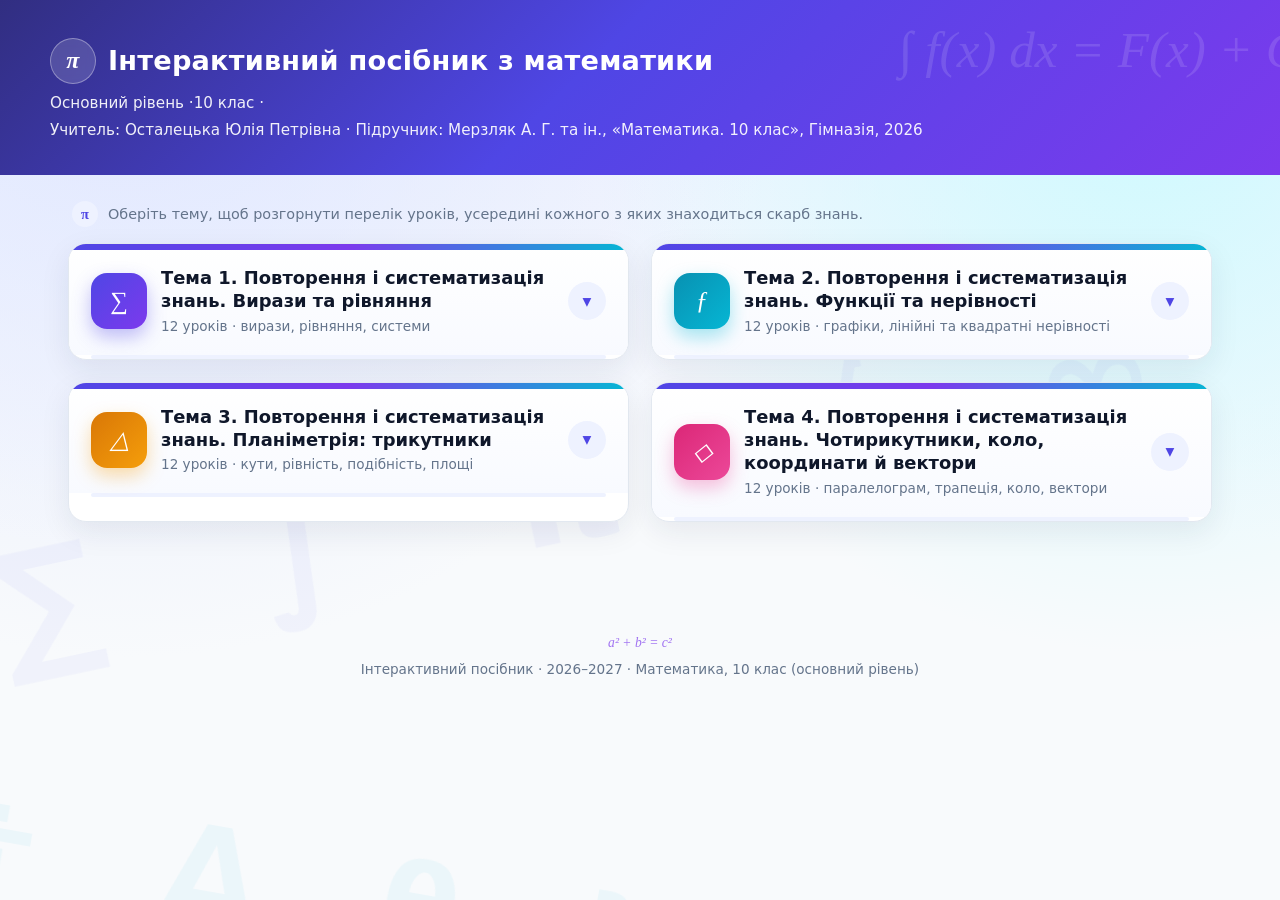
<file: index.html>
<!DOCTYPE html>
<html lang="uk">
<head>
<meta charset="UTF-8">
<meta name="viewport" content="width=device-width, initial-scale=1.0">
<title>Інтерактивний посібник з математики — 10 клас</title>
<style>
  :root{
    --bg1:#eef2ff; --bg2:#f8fafc;
    --card:#ffffff; --ink:#0f172a; --muted:#64748b;
    --accent:#4f46e5; --accent-2:#7c3aed; --accent-3:#06b6d4;
    --soft:#eef2ff; --line:#e2e8f0;
    --ok:#16a34a; --warn:#f59e0b;
    --shadow:0 10px 30px rgba(30,41,59,.08);
    --shadow-lg:0 20px 45px rgba(79,70,229,.18);
    --radius:18px;
  }
  *{box-sizing:border-box}
  html{scroll-behavior:smooth}
  body{
    margin:0;
    font-family: system-ui, -apple-system, "Segoe UI", Roboto, Arial, sans-serif;
    color:var(--ink); line-height:1.55;
    background:
      radial-gradient(circle at 10% 0%, #e0e7ff 0%, transparent 45%),
      radial-gradient(circle at 90% 10%, #cffafe 0%, transparent 40%),
      linear-gradient(180deg, var(--bg1), var(--bg2) 60%);
    background-attachment:fixed;
    min-height:100vh;
  }
  body::before, body::after{
    content:"∑ ∫ π √ ∞ ≈ ≠ ± × ÷ Δ θ λ μ σ φ";
    position:fixed; font-size:9rem; font-weight:900;
    color:rgba(79,70,229,.045);
    pointer-events:none; z-index:0; white-space:nowrap;
    letter-spacing:.4em;
  }
  body::before{top:6%; left:-4%; transform:rotate(-12deg)}
  body::after{bottom:4%; right:-6%; transform:rotate(10deg); font-size:7rem; color:rgba(6,182,212,.05)}

  header.top{
    position:relative; z-index:1;
    background:linear-gradient(135deg,#312e81 0%, #4f46e5 45%, #7c3aed 100%);
    color:#fff; padding:38px 22px 30px; overflow:hidden;
  }
  header.top::before{
    content:"∫ f(x) dx = F(x) + C";
    position:absolute; right:-20px; top:10px;
    font-family:"Cambria Math","Times New Roman",serif;
    font-size:3.2rem; font-style:italic; opacity:.12;
    pointer-events:none;
  }
  header.top .inner{max-width:1180px; margin:0 auto}
  header.top h1{
    margin:0 0 8px; font-size:1.7rem; letter-spacing:.2px;
    display:flex; align-items:center; gap:12px; flex-wrap:wrap;
  }
  header.top h1 .pi-badge{
    display:inline-grid; place-items:center;
    width:46px; height:46px; border-radius:50%;
    background:rgba(255,255,255,.15); border:1px solid rgba(255,255,255,.35);
    font-family:"Cambria Math",serif; font-style:italic; font-size:1.5rem;
    backdrop-filter:blur(4px);
  }
  header.top p{margin:3px 0; opacity:.92; font-size:.95rem}

  main{position:relative; z-index:1; max-width:1180px; margin:26px auto; padding:0 18px 60px}

  .section-hint{
    display:flex; align-items:center; gap:10px;
    font-size:.9rem; color:var(--muted); margin:0 0 16px 4px;
  }
  .section-hint::before{
    content:"π"; display:inline-grid; place-items:center;
    width:26px; height:26px; border-radius:50%;
    background:var(--soft); color:var(--accent); font-weight:800;
    font-family:"Cambria Math",serif;
  }

  .topics{display:grid; gap:22px; grid-template-columns:1fr}
  @media(min-width:860px){ .topics{grid-template-columns:1fr 1fr} }

  .topic{
    background:var(--card); border-radius:var(--radius);
    box-shadow:var(--shadow); border:1px solid var(--line);
    overflow:hidden; position:relative;
    transition:transform .25s ease, box-shadow .25s ease;
  }
  .topic:hover{transform:translateY(-3px); box-shadow:var(--shadow-lg)}
  .topic::before{
    content:""; position:absolute; inset:0 0 auto 0; height:6px;
    background:linear-gradient(90deg,var(--accent),var(--accent-2),var(--accent-3));
  }

  .topic-head{
    display:flex; align-items:center; gap:14px;
    padding:22px 22px 18px; cursor:pointer; user-select:none;
    background:linear-gradient(180deg,#ffffff,#f8faff);
  }
  .topic-icon{
    flex:0 0 56px; height:56px; border-radius:16px;
    display:grid; place-items:center; font-size:1.55rem;
    color:#fff; font-family:"Cambria Math",serif; font-style:italic;
    background:linear-gradient(135deg,var(--accent),var(--accent-2));
    box-shadow:0 8px 18px rgba(79,70,229,.35);
  }
  .topic:nth-child(2) .topic-icon{background:linear-gradient(135deg,#0891b2,#06b6d4); box-shadow:0 8px 18px rgba(6,182,212,.35)}
  .topic:nth-child(3) .topic-icon{background:linear-gradient(135deg,#d97706,#f59e0b); box-shadow:0 8px 18px rgba(245,158,11,.35)}
  .topic:nth-child(4) .topic-icon{background:linear-gradient(135deg,#db2777,#ec4899); box-shadow:0 8px 18px rgba(236,72,153,.35)}

  .topic-meta{flex:1; min-width:0}
  .topic-meta h2{margin:0; font-size:1.12rem; line-height:1.3}
  .topic-meta .sub{color:var(--muted); font-size:.85rem; margin-top:3px}
  .topic-toggle{
    flex:0 0 auto; width:38px; height:38px; border-radius:50%;
    display:grid; place-items:center; color:var(--accent);
    background:var(--soft); font-size:1.1rem; font-weight:800;
    transition:transform .3s ease, background .3s ease;
  }
  .topic.open .topic-toggle{transform:rotate(180deg); background:#ddd6fe}

  .topic-bar{
    height:4px; background:#eef2ff; margin:0 22px;
    border-radius:999px; overflow:hidden;
  }
  .topic-bar span{
    display:block; height:100%; width:0;
    background:linear-gradient(90deg,var(--accent),var(--accent-2));
    border-radius:999px; transition:width .5s ease;
  }

  .lessons{display:none; padding:14px 14px 18px;}
  .topic.open .lessons{display:block; animation:slideDown .35s ease}
  @keyframes slideDown{from{opacity:0; transform:translateY(-8px)} to{opacity:1; transform:none}}

  .lesson-link{
    display:flex; align-items:center; gap:12px;
    padding:11px 14px; border-radius:12px; cursor:pointer;
    color:var(--ink); text-decoration:none; font-size:.93rem;
    border:1px solid transparent; transition:all .18s ease;
  }
  .lesson-link:hover{background:var(--soft); border-color:#c7d2fe}
  .lesson-link .num{
    flex:0 0 28px; height:28px; border-radius:8px;
    display:grid; place-items:center; font-size:.78rem; font-weight:800;
    color:#fff; background:linear-gradient(135deg,var(--accent),var(--accent-2));
  }
  .lesson-link.control .num{background:linear-gradient(135deg,#dc2626,#f97316)}
  .lesson-link.control{font-weight:600}
  .lesson-link .tag{
    margin-left:auto; font-size:.7rem; font-weight:700;
    padding:2px 8px; border-radius:999px; color:#92400e;
    background:#fef3c7; white-space:nowrap;
  }

  .lesson-view{display:none; animation:fade .3s ease}
  .lesson-view.active{display:block}
  @keyframes fade{from{opacity:0; transform:translateY(10px)} to{opacity:1; transform:none}}

  .back-btn{
    display:inline-flex; align-items:center; gap:8px;
    background:#fff; border:1px solid var(--line); color:var(--accent);
    padding:9px 16px; border-radius:12px; cursor:pointer; font-weight:600;
    font-size:.9rem; box-shadow:var(--shadow); margin-bottom:16px;
    transition:all .18s ease;
  }
  .back-btn:hover{background:var(--soft); border-color:#c7d2fe; transform:translateX(-2px)}

  .lesson-card{
    background:var(--card); border-radius:var(--radius);
    box-shadow:var(--shadow); border:1px solid var(--line);
    padding:24px; position:relative; overflow:hidden;
  }
  .lesson-card::after{
    content:"∴";
    position:absolute; right:18px; top:8px; font-size:3.4rem;
    color:rgba(79,70,229,.06); font-family:"Cambria Math",serif;
    pointer-events:none;
  }
  .lesson-card h2{margin:0 0 4px; font-size:1.35rem}
  .badge{
    display:inline-block; background:var(--soft); color:var(--accent-2);
    font-size:.78rem; font-weight:700; padding:3px 10px; border-radius:999px;
    margin-bottom:14px; border:1px solid #e0e7ff;
  }

  .tabs{
    display:flex; gap:6px; flex-wrap:wrap; margin:8px 0 20px;
    border-bottom:2px solid var(--line); padding-bottom:0;
  }
  .tab-btn{
    background:transparent; border:none; cursor:pointer;
    padding:11px 14px; font-size:.9rem; font-weight:700;
    color:var(--muted); border-radius:10px 10px 0 0;
    position:relative; top:2px; transition:all .18s ease;
    display:inline-flex; align-items:center; gap:6px;
  }
  .tab-btn:hover{color:var(--accent-2); background:#f5f7ff}
  .tab-btn.active{
    color:var(--accent-2); background:#fff; border-bottom:3px solid var(--accent);
  }
  .tab-panel{display:none}
  .tab-panel.active{display:block; animation:fade .22s ease}

  .panel h3{margin:18px 0 8px; color:var(--accent-2); font-size:1.05rem}
  .panel ul{margin:8px 0 8px 20px}
  .panel li{margin:4px 0}
  .formula{
    background:linear-gradient(180deg,#f8faff,#eef2ff);
    border-left:4px solid var(--accent); padding:11px 15px;
    border-radius:10px; margin:10px 0; overflow-x:auto;
    font-family:"Cambria Math","Times New Roman",serif;
    font-size:1.08rem;
  }
  .task{
    background:#fbfdff; border:1px solid var(--line); border-radius:12px;
    padding:14px 16px; margin:12px 0; transition:border-color .18s ease;
  }
  .task:hover{border-color:#c7d2fe}
  .task .q{font-weight:600}
  details{
    margin-top:10px; background:#f0fdf4; border:1px solid #bbf7d0;
    border-radius:10px; padding:10px 14px;
  }
  details summary{
    cursor:pointer; font-weight:700; color:var(--ok);
    user-select:none; list-style:none; display:flex; align-items:center; gap:6px;
  }
  details summary::-webkit-details-marker{display:none}
  details summary::before{
    content:"▸"; display:inline-block; transition:transform .2s;
  }
  details[open] summary::before{transform:rotate(90deg)}
  details .solution{margin-top:8px; color:#14532d; font-size:.96rem}
  .source{
    margin-top:16px; padding:10px 14px; border-left:4px solid var(--warn);
    background:#fffbeb; border-radius:8px; font-size:.87rem; color:#78350f;
  }
  .source strong{color:#92400e}
  .source::before{content:"📚 "}

  /* Кнопка переходу на окрему сторінку уроку */
  .open-page-btn{
    display:inline-flex; align-items:center; gap:8px;
    padding:12px 20px; border-radius:12px;
    background:linear-gradient(135deg,var(--accent),var(--accent-2));
    color:#fff; text-decoration:none; font-weight:700; font-size:.95rem;
    box-shadow:0 8px 20px rgba(79,70,229,.35);
    transition:transform .18s ease, box-shadow .18s ease;
  }
  .open-page-btn:hover{
    transform:translateY(-2px);
    box-shadow:0 12px 26px rgba(79,70,229,.45);
  }
  .open-page-btn:active{transform:translateY(0)}

  footer{
    position:relative; z-index:1; text-align:center;
    color:var(--muted); font-size:.85rem; padding:24px 16px 40px;
  }
  footer .fx{
    font-family:"Cambria Math",serif; font-style:italic;
    color:var(--accent-2); opacity:.7; display:block; margin-bottom:6px;
  }

  @media print{
    .tabs, .back-btn, footer, header.top .pi-badge{display:none}
    .topic.open .lessons{display:block}
    .lesson-view{display:block !important}
    .tab-panel{display:block !important}
    .lesson-card{box-shadow:none; page-break-after:always}
  }
</style>
</head>
<body>

<header class="top">
  <div class="inner">
    <h1><span class="pi-badge">π</span> Інтерактивний посібник з математики</h1>
    <p> Основний рівень ·10 клас ·</p>
    <p>Учитель: Осталецька Юлія Петрівна · Підручник: Мерзляк А. Г. та ін., «Математика. 10 клас», Гімназія, 2026</p>
  </div>
</header>

<main>
  <p class="section-hint">Оберіть тему, щоб розгорнути перелік уроків, усередині кожного з яких знаходиться скарб знань.</p>

  <div class="topics" id="topics">

    <section class="topic" data-topic="1">
      <div class="topic-head">
        <div class="topic-icon">∑</div>
        <div class="topic-meta">
          <h2>Тема 1. Повторення і систематизація знань. Вирази та рівняння</h2>
          <div class="sub">12 уроків · вирази, рівняння, системи</div>
        </div>
        <div class="topic-toggle">▾</div>
      </div>
      <div class="topic-bar"><span></span></div>
      <div class="lessons">
        <a class="lesson-link" data-lesson="1"><span class="num">1</span> Тотожні перетворення цілих виразів</a>
        <a class="lesson-link" data-lesson="2"><span class="num">2</span> Розклад многочлена на множники</a>
        <a class="lesson-link" data-lesson="3"><span class="num">3</span> Найпростіші ірраціональні вирази</a>
        <a class="lesson-link" data-lesson="4"><span class="num">4</span> Розв'язування задач</a>
        <a class="lesson-link" data-lesson="5"><span class="num">5</span> Дробово-раціональні вирази</a>
        <a class="lesson-link" data-lesson="6"><span class="num">6</span> Розв'язування задач. Самостійна робота <span class="tag">СР</span></a>
        <a class="lesson-link" data-lesson="7"><span class="num">7</span> Лінійні рівняння</a>
        <a class="lesson-link" data-lesson="8"><span class="num">8</span> Системи лінійних рівнянь</a>
        <a class="lesson-link" data-lesson="9"><span class="num">9</span> Квадратні рівняння</a>
        <a class="lesson-link" data-lesson="10"><span class="num">10</span> Розв'язування задач. Самостійна робота <span class="tag">СР</span></a>
        <a class="lesson-link" data-lesson="11"><span class="num">11</span> Найпростіші дробово-раціональні рівняння</a>
        <a class="lesson-link control" data-lesson="12"><span class="num">12</span> Контрольна робота № 1 <span class="tag">КР</span></a>
      </div>
    </section>

    <section class="topic" data-topic="2">
      <div class="topic-head">
        <div class="topic-icon">ƒ</div>
        <div class="topic-meta">
          <h2>Тема 2. Повторення і систематизація знань. Функції та нерівності</h2>
          <div class="sub">12 уроків · графіки, лінійні та квадратні нерівності</div>
        </div>
        <div class="topic-toggle">▾</div>
      </div>
      <div class="topic-bar"><span></span></div>
      <div class="lessons">
        <a class="lesson-link" data-lesson="13"><span class="num">13</span> Поняття функції та її властивості</a>
        <a class="lesson-link" data-lesson="14"><span class="num">14</span> Лінійна функція, її графік</a>
        <a class="lesson-link" data-lesson="15"><span class="num">15</span> Квадратична функція та її властивості</a>
        <a class="lesson-link" data-lesson="16"><span class="num">16</span> Побудова графіка квадратичної функції</a>
        <a class="lesson-link" data-lesson="17"><span class="num">17</span> Застосування графіків функцій</a>
        <a class="lesson-link" data-lesson="18"><span class="num">18</span> Розв'язування задач. Самостійна робота <span class="tag">СР</span></a>
        <a class="lesson-link" data-lesson="19"><span class="num">19</span> Лінійні нерівності. Системи</a>
        <a class="lesson-link" data-lesson="20"><span class="num">20</span> Подвійні лінійні нерівності</a>
        <a class="lesson-link" data-lesson="21"><span class="num">21</span> Квадратні нерівності</a>
        <a class="lesson-link" data-lesson="22"><span class="num">22</span> Розв'язування задач. Самостійна робота <span class="tag">СР</span></a>
        <a class="lesson-link" data-lesson="23"><span class="num">23</span> Квадратні нерівності (поглиблення)</a>
        <a class="lesson-link control" data-lesson="24"><span class="num">24</span> Контрольна робота № 2 <span class="tag">КР</span></a>
      </div>
    </section>

    <section class="topic" data-topic="3">
      <div class="topic-head">
        <div class="topic-icon">△</div>
        <div class="topic-meta">
          <h2>Тема 3. Повторення і систематизація знань. Планіметрія: трикутники</h2>
          <div class="sub">12 уроків · кути, рівність, подібність, площі</div>
        </div>
        <div class="topic-toggle">▾</div>
      </div>
      <div class="topic-bar"><span></span></div>
      <div class="lessons">
        <a class="lesson-link" data-lesson="25"><span class="num">25</span> Суміжні та вертикальні кути</a>
        <a class="lesson-link" data-lesson="26"><span class="num">26</span> Властивості та ознаки паралельних прямих</a>
        <a class="lesson-link" data-lesson="27"><span class="num">27</span> Трикутники. Види трикутників</a>
        <a class="lesson-link" data-lesson="28"><span class="num">28</span> Ознаки рівності трикутників</a>
        <a class="lesson-link" data-lesson="29"><span class="num">29</span> Прямокутний трикутник. Теорема Піфагора</a>
        <a class="lesson-link" data-lesson="30"><span class="num">30</span> Розв'язування прямокутних трикутників. СР <span class="tag">СР</span></a>
        <a class="lesson-link" data-lesson="31"><span class="num">31</span> Теорема Фалеса. Пропорційні відрізки</a>
        <a class="lesson-link" data-lesson="32"><span class="num">32</span> Ознаки подібності трикутників</a>
        <a class="lesson-link" data-lesson="33"><span class="num">33</span> Площа трикутника</a>
        <a class="lesson-link" data-lesson="34"><span class="num">34</span> Формула Герона. Самостійна робота <span class="tag">СР</span></a>
        <a class="lesson-link" data-lesson="35"><span class="num">35</span> Теорема косинусів. Теорема синусів</a>
        <a class="lesson-link control" data-lesson="36"><span class="num">36</span> Контрольна робота № 3 <span class="tag">КР</span></a>
      </div>
    </section>

    <section class="topic" data-topic="4">
      <div class="topic-head">
        <div class="topic-icon">◇</div>
        <div class="topic-meta">
          <h2>Тема 4. Повторення і систематизація знань. Чотирикутники, коло, координати й вектори</h2>
          <div class="sub">12 уроків · паралелограм, трапеція, коло, вектори</div>
        </div>
        <div class="topic-toggle">▾</div>
      </div>
      <div class="topic-bar"><span></span></div>
      <div class="lessons">
        <a class="lesson-link" data-lesson="37"><span class="num">37</span> Види чотирикутників та їх властивості</a>
        <a class="lesson-link" data-lesson="38"><span class="num">38</span> Паралелограм. Властивості</a>
        <a class="lesson-link" data-lesson="39"><span class="num">39</span> Ромб. Прямокутник. Квадрат</a>
        <a class="lesson-link" data-lesson="40"><span class="num">40</span> Розв'язування задач</a>
        <a class="lesson-link" data-lesson="41"><span class="num">41</span> Трапеція. Види трапецій</a>
        <a class="lesson-link" data-lesson="42"><span class="num">42</span> Розв'язування задач. Самостійна робота <span class="tag">СР</span></a>
        <a class="lesson-link" data-lesson="43"><span class="num">43</span> Коло та круг</a>
        <a class="lesson-link" data-lesson="44"><span class="num">44</span> Розв'язування задач</a>
        <a class="lesson-link" data-lesson="45"><span class="num">45</span> Вписані та описані багатокутники</a>
        <a class="lesson-link" data-lesson="46"><span class="num">46</span> Розв'язування задач. Самостійна робота <span class="tag">СР</span></a>
        <a class="lesson-link" data-lesson="47"><span class="num">47</span> Координати та вектори</a>
        <a class="lesson-link" data-lesson="48"><span class="num">48</span> Розв'язування задач. Тематична <span class="tag">Т</span></a>
      </div>
    </section>
  </div>

  <div class="lesson-view" id="lessonView">
    <button class="back-btn" id="backBtn">← До теми</button>
    <div class="lesson-card" id="lessonCard"></div>
  </div>
</main>

<footer>
  <span class="fx">a² + b² = c²</span>
  Інтерактивний посібник · 2026–2027 · Математика, 10 клас (основний рівень)
</footer>

<script>
const LESSONS = {
  1: {
    title: "Тотожні перетворення цілих виразів",
    topic: "Тема 1. Повторення (7–9 клас)",
    dovid: `
      <h3>Основні поняття</h3>
      <ul>
        <li><b>Тотожність</b> — рівність, правильна за всіх допустимих значень змінних.</li>
        <li><b>Тотожні перетворення</b> — заміна виразу тотожно рівним йому.</li>
      </ul>
      <h3>Формули скороченого множення</h3>
      <div class="formula">(a ± b)² = a² ± 2ab + b²</div>
      <div class="formula">a² − b² = (a − b)(a + b)</div>
      <div class="formula">(a ± b)³ = a³ ± 3a²b + 3ab² ± b³</div>
      <div class="formula">a³ ± b³ = (a ± b)(a² ∓ ab + b²)</div>
      <h3>Порядок дій</h3>
      <p>Дії в дужках → степені → множення/ділення → додавання/віднімання.</p>
      <div class="source"><strong>Джерела:</strong> Мерзляк А. Г. та ін. Математика. 10 клас. § 1. — С. 5–12; формули скороченого множення (курс 7 класу).</div>`,
    razom: `
      <div class="task"><div class="q">Завдання 1. Спростіть: (2x − 3)² − (2x + 1)(2x − 1).</div>
        <details><summary>Показати розв'язок</summary><div class="solution">
          (2x−3)² = 4x² − 12x + 9; (2x+1)(2x−1) = 4x² − 1;<br>
          Різниця: 4x² − 12x + 9 − (4x² − 1) = <b>−12x + 10</b>.
        </div></details></div>
      <div class="task"><div class="q">Завдання 2. Розкладіть на множники: a³ − 8b³.</div>
        <details><summary>Показати розв'язок</summary><div class="solution">
          За формулою різниці кубів: a³ − (2b)³ = <b>(a − 2b)(a² + 2ab + 4b²)</b>.
        </div></details></div>
      <div class="task"><div class="q">Завдання 3. Доведіть тотожність: (a+b)² − (a−b)² = 4ab.</div>
        <details><summary>Показати розв'язок</summary><div class="solution">
          Ліва частина: a² + 2ab + b² − (a² − 2ab + b²) = <b>4ab</b>. Тотожність доведено.
        </div></details></div>
      <div class="source"><strong>Джерела:</strong> Мерзляк А. Г. та ін. Математика. 10 клас. § 1, впр. 1–18.</div>`,
    samo: `
      <div class="task"><div class="q">1. Спростіть: (3a − 2b)² + (3a + 2b)(3a − 2b).</div></div>
      <div class="task"><div class="q">2. Розкладіть на множники: x⁴ − 16.</div></div>
      <div class="task"><div class="q">3. Доведіть, що (n+3)² − (n−3)² кратне 12 для будь-якого цілого n.</div></div>
      <div class="source"><strong>Джерела:</strong> Мерзляк А. Г. та ін. Математика. 10 клас. § 1, впр. 19–27.</div>`
  },
  2: {
    title: "Розклад многочлена на множники",
    topic: "Тема 1. Повторення (7–9 клас)",
    dovid: `
      <h3>Способи розкладання</h3>
      <ul>
        <li><b>Винесення спільного множника:</b> ma + mb = m(a+b).</li>
        <li><b>Групування:</b> ax + ay + bx + by = (x+y)(a+b).</li>
        <li><b>Формули скороченого множення.</b></li>
        <li><b>Виділення повного квадрата.</b></li>
      </ul>
      <h3>Ознака кратності</h3>
      <p>Якщо P(a) = 0, то многочлен P(x) ділиться на (x − a).</p>
      <div class="source"><strong>Джерела:</strong> Мерзляк А. Г. та ін. Математика. 10 клас. § 1. — С. 10–12.</div>`,
    razom: `
      <div class="task"><div class="q">Завдання 1. Розкладіть на множники: 6x² − 24.</div>
        <details><summary>Показати розв'язок</summary><div class="solution">6(x² − 4) = <b>6(x − 2)(x + 2)</b>.</div></details></div>
      <div class="task"><div class="q">Завдання 2. Розкладіть: x² + 5x − 6.</div>
        <details><summary>Показати розв'язок</summary><div class="solution">
          Корені x₁ = −6, x₂ = 1 (за теоремою Вієта).<br>
          Отже, x² + 5x − 6 = <b>(x + 6)(x − 1)</b>.
        </div></details></div>
      <div class="source"><strong>Джерела:</strong> Мерзляк А. Г. та ін. Математика. 10 клас. § 1, впр. 28–35.</div>`,
    samo: `
      <div class="task"><div class="q">1. Розкладіть: 2a² − 18b².</div></div>
      <div class="task"><div class="q">2. Розкладіть: x³ + 8.</div></div>
      <div class="task"><div class="q">3. Розкладіть: x² − 7x + 12.</div></div>
      <div class="source"><strong>Джерела:</strong> Мерзляк А. Г. та ін. Математика. 10 клас. § 1, впр. 36–42.</div>`
  },
  3: {
    title: "Найпростіші ірраціональні вирази",
    topic: "Тема 1. Повторення (7–9 клас)",
    dovid: `
      <h3>Арифметичний корінь n-го степеня</h3>
      <p>√[n]{a} = b, якщо b ≥ 0 і bⁿ = a (для парних n).</p>
      <h3>Властивості</h3>
      <div class="formula">√(ab) = √a · √b ;  √(a/b) = √a / √b ;  (√a)² = a (a ≥ 0)</div>
      <div class="formula">√(a²b) = |a| · √b</div>
      <p><b>Звільнення від ірраціональності</b> — множення на спряжений вираз.</p>
      <div class="source"><strong>Джерела:</strong> Мерзляк А. Г. та ін. Математика. 10 клас. § 2. — С. 13–18.</div>`,
    razom: `
      <div class="task"><div class="q">Завдання 1. Спростіть: √50 − √18.</div>
        <details><summary>Показати розв'язок</summary><div class="solution">√50 = 5√2; √18 = 3√2; різниця = <b>2√2</b>.</div></details></div>
      <div class="task"><div class="q">Завдання 2. Звільніться від ірраціональності: 6 / (√5 − √2).</div>
        <details><summary>Показати розв'язок</summary><div class="solution">
          6(√5 + √2) / ((√5)² − (√2)²) = 6(√5 + √2)/3 = <b>2(√5 + √2)</b>.
        </div></details></div>
      <div class="source"><strong>Джерела:</strong> Мерзляк А. Г. та ін. Математика. 10 клас. § 2, впр. 43–52.</div>`,
    samo: `
      <div class="task"><div class="q">1. Обчисліть: √72 + √32 − √98.</div></div>
      <div class="task"><div class="q">2. Звільніться від ірраціональності: 3 / (√7 + 2).</div></div>
      <div class="task"><div class="q">3. Спростіть: (√3 − √2)² + 2√6.</div></div>
      <div class="source"><strong>Джерела:</strong> Мерзляк А. Г. та ін. Математика. 10 клас. § 2, впр. 53–60.</div>`
  },
  4: {
    title: "Розв'язування задач",
    topic: "Тема 1. Повторення (7–9 клас)",
    dovid: `
      <h3>Алгоритм спрощення виразу</h3>
      <ul><li>Визначити ОДЗ.</li><li>Виконати дії в дужках.</li><li>Застосувати формули.</li><li>Звести подібні доданки.</li><li>Перевірити на ОДЗ.</li></ul>
      <div class="source"><strong>Джерела:</strong> Мерзляк А. Г. та ін. Математика. 10 клас. § 1–2 (узагальнення).</div>`,
    razom: `
      <div class="task"><div class="q">Спростіть: (x² − 9)/(x² + 6x + 9).</div>
        <details><summary>Показати розв'язок</summary><div class="solution"><b>(x−3)/(x+3)</b>, x ≠ −3.</div></details></div>
      <div class="task"><div class="q">Обчисліть: (√27 · √3)/√9.</div>
        <details><summary>Показати розв'язок</summary><div class="solution"><b>3</b>.</div></details></div>
      <div class="source"><strong>Джерела:</strong> Мерзляк А. Г. та ін. Математика. 10 клас. § 1–2, впр. 61–70.</div>`,
    samo: `
      <div class="task"><div class="q">1. Спростіть: (a² − 4)/(a² − 4a + 4).</div></div>
      <div class="task"><div class="q">2. Обчисліть: √48/√3 + √12.</div></div>
      <div class="source"><strong>Джерела:</strong> Мерзляк А. Г. та ін. Математика. 10 клас. § 1–2, впр. 71–78.</div>`
  },
  5: {
    title: "Дробово-раціональні вирази",
    topic: "Тема 1. Повторення (7–9 клас)",
    dovid: `
      <h3>Дії з дробами</h3>
      <div class="formula">a/b · c/d = ac/(bd) ;  a/b : c/d = ad/(bc)</div>
      <p>ОДЗ: знаменник ≠ 0. Скорочення — ділення на спільний множник.</p>
      <div class="source"><strong>Джерела:</strong> Мерзляк А. Г. та ін. Математика. 10 клас. § 3. — С. 19–24.</div>`,
    razom: `
      <div class="task"><div class="q">Спростіть: (x² − 1)/x · x²/(x + 1).</div>
        <details><summary>Показати розв'язок</summary><div class="solution"><b>x(x−1)</b>, x ≠ 0, x ≠ −1.</div></details></div>
      <div class="task"><div class="q">Виконайте дії: 2/(x−3) − 1/(x+2).</div>
        <details><summary>Показати розв'язок</summary><div class="solution"><b>(x + 7)/((x−3)(x+2))</b>.</div></details></div>
      <div class="source"><strong>Джерела:</strong> Мерзляк А. Г. та ін. Математика. 10 клас. § 3, впр. 79–88.</div>`,
    samo: `
      <div class="task"><div class="q">1. Спростіть: (a² − b²)/(a + b) · 1/(a − b).</div></div>
      <div class="task"><div class="q">2. Виконайте дії: 3/(x+1) + 2/(x−1).</div></div>
      <div class="source"><strong>Джерела:</strong> Мерзляк А. Г. та ін. Математика. 10 клас. § 3, впр. 89–96.</div>`
  },

  25: {
    title: "Суміжні та вертикальні кути. Властивості та ознаки паралельних прямих",
    topic: "Тема 3. Планіметрія: трикутники",
    dovid: `
      <h3>🧐Теоретичні відомості до уроку</h3>
      <p>Повний теоретичний матеріал, означення, властивості з теми «Суміжні та вертикальні кути. Ознаки та властивості паралельних прямих» подано 
      <a class="open-page-btn"
           href="https://docs.google.com/document/d/1qyriGWuxnfmRoReNOIL-nQsBUrEFMao8j4x--p_OM-A/edit?usp=sharing"
           target="_blank" rel="noopener">
           ТУТ ↗
        </a>
        </p>
      <p>        
        <a class="open-page-btn"
           href="03_trykutnyk/kuty_paralelni_prjami.html"
           target="_blank" rel="noopener">
           Тренажер геометричних понять ↗
        </a>
<a class="open-page-btn"
           href="https://sites.google.com/view/oj-sumijni-ta-vertykalni-kuty/full-page-embed"
           target="_blank" rel="noopener">
           Перевір себе  ↗
        </a>
        
      </p>
      <div class="source"><strong>Джерела:</strong> Мерзляк А. Г. та ін. Математика. 10 клас. § 14; авторська розробка уроку (Осталецька Ю. П.).</div>`,
    razom: `
      <div class="task"><div class="q">Завдання з'являться незабаром.</div></div>
      <div class="source"><strong>Джерела:</strong> Мерзляк А. Г. та ін. Математика. 10 клас. § 14.</div>`,
    samo: `
      <div class="task"><div class="q">Завдання для самопідготовки з'являться незабаром.</div></div>
      <div class="source"><strong>Джерела:</strong> Мерзляк А. Г. та ін. Математика. 10 клас. § 14.</div>`
  },

  _default: {
    title: "Урок (контент у процесі наповнення)",
    topic: "Інтерактивний посібник",
    dovid: `<p>Матеріал цього уроку буде додано найближчим часом. Скористайтеся іншими уроками або зверніться до вчителя.</p>
            <div class="source"><strong>Джерела:</strong> Мерзляк А. Г. та ін. Математика. 10 клас. — Гімназія, 2026.</div>`,
    razom: `<div class="task"><div class="q">Завдання з'являться незабаром.</div></div>
            <div class="source"><strong>Джерела:</strong> Мерзляк А. Г. та ін. Математика. 10 клас.</div>`,
    samo: `<div class="task"><div class="q">Завдання для самопідготовки з'являться незабаром.</div></div>
           <div class="source"><strong>Джерела:</strong> Мерзляк А. Г. та ін. Математика. 10 клас.</div>`
  }
};

document.querySelectorAll('.topic').forEach(topic => {
  const head = topic.querySelector('.topic-head');
  const bar  = topic.querySelector('.topic-bar span');

  head.addEventListener('click', () => {
    topic.classList.toggle('open');
    if (topic.classList.contains('open')) {
      bar.style.width = '100%';
    } else {
      bar.style.width = '0';
    }
  });
});

const lessonView = document.getElementById('lessonView');
const lessonCard = document.getElementById('lessonCard');
const topicsBox  = document.getElementById('topics');
const backBtn    = document.getElementById('backBtn');

function openLesson(num, pushState = true) {
  const data = LESSONS[num] || LESSONS._default;

  lessonCard.innerHTML = `
    <h2>Урок ${num}. ${data.title}</h2>
    <span class="badge">${data.topic}</span>

    <div class="tabs">
      <button class="tab-btn active" data-tab="dovid">📖 Довідник-помічник</button>
      <button class="tab-btn" data-tab="razom">🤝 Працюємо разом</button>
      <button class="tab-btn" data-tab="samo">✍️ Завдання для самопідготовки</button>
    </div>

    <div class="tab-panel active" data-panel="dovid"><div class="panel">${data.dovid}</div></div>
    <div class="tab-panel" data-panel="razom"><div class="panel">${data.razom}</div></div>
    <div class="tab-panel" data-panel="samo"><div class="panel">${data.samo}</div></div>
  `;

  lessonCard.querySelectorAll('.tab-btn').forEach(btn => {
    btn.addEventListener('click', () => {
      const key = btn.dataset.tab;
      lessonCard.querySelectorAll('.tab-btn').forEach(b => b.classList.toggle('active', b === btn));
      lessonCard.querySelectorAll('.tab-panel').forEach(p => p.classList.toggle('active', p.dataset.panel === key));
    });
  });

  topicsBox.style.display = 'none';
  lessonView.classList.add('active');
  window.scrollTo({ top: 0, behavior: 'smooth' });

  if (pushState) {
    history.pushState({ lesson: num }, '', `#lesson-${num}`);
  }
}

function closeLesson(pushState = true) {
  lessonView.classList.remove('active');
  topicsBox.style.display = '';
  window.scrollTo({ top: 0, behavior: 'smooth' });
  if (pushState) history.pushState({}, '', '#');
}

document.querySelectorAll('.lesson-link').forEach(link => {
  link.addEventListener('click', e => {
    e.preventDefault();
    openLesson(link.dataset.lesson);
  });
});

backBtn.addEventListener('click', () => closeLesson());

window.addEventListener('popstate', e => {
  if (e.state && e.state.lesson) {
    openLesson(e.state.lesson, false);
  } else {
    closeLesson(false);
  }
});

(function initFromHash() {
  const m = location.hash.match(/^#lesson-(\d+)$/);
  if (m) openLesson(m[1], false);
})();
</script>
</body>
</html>
</file>
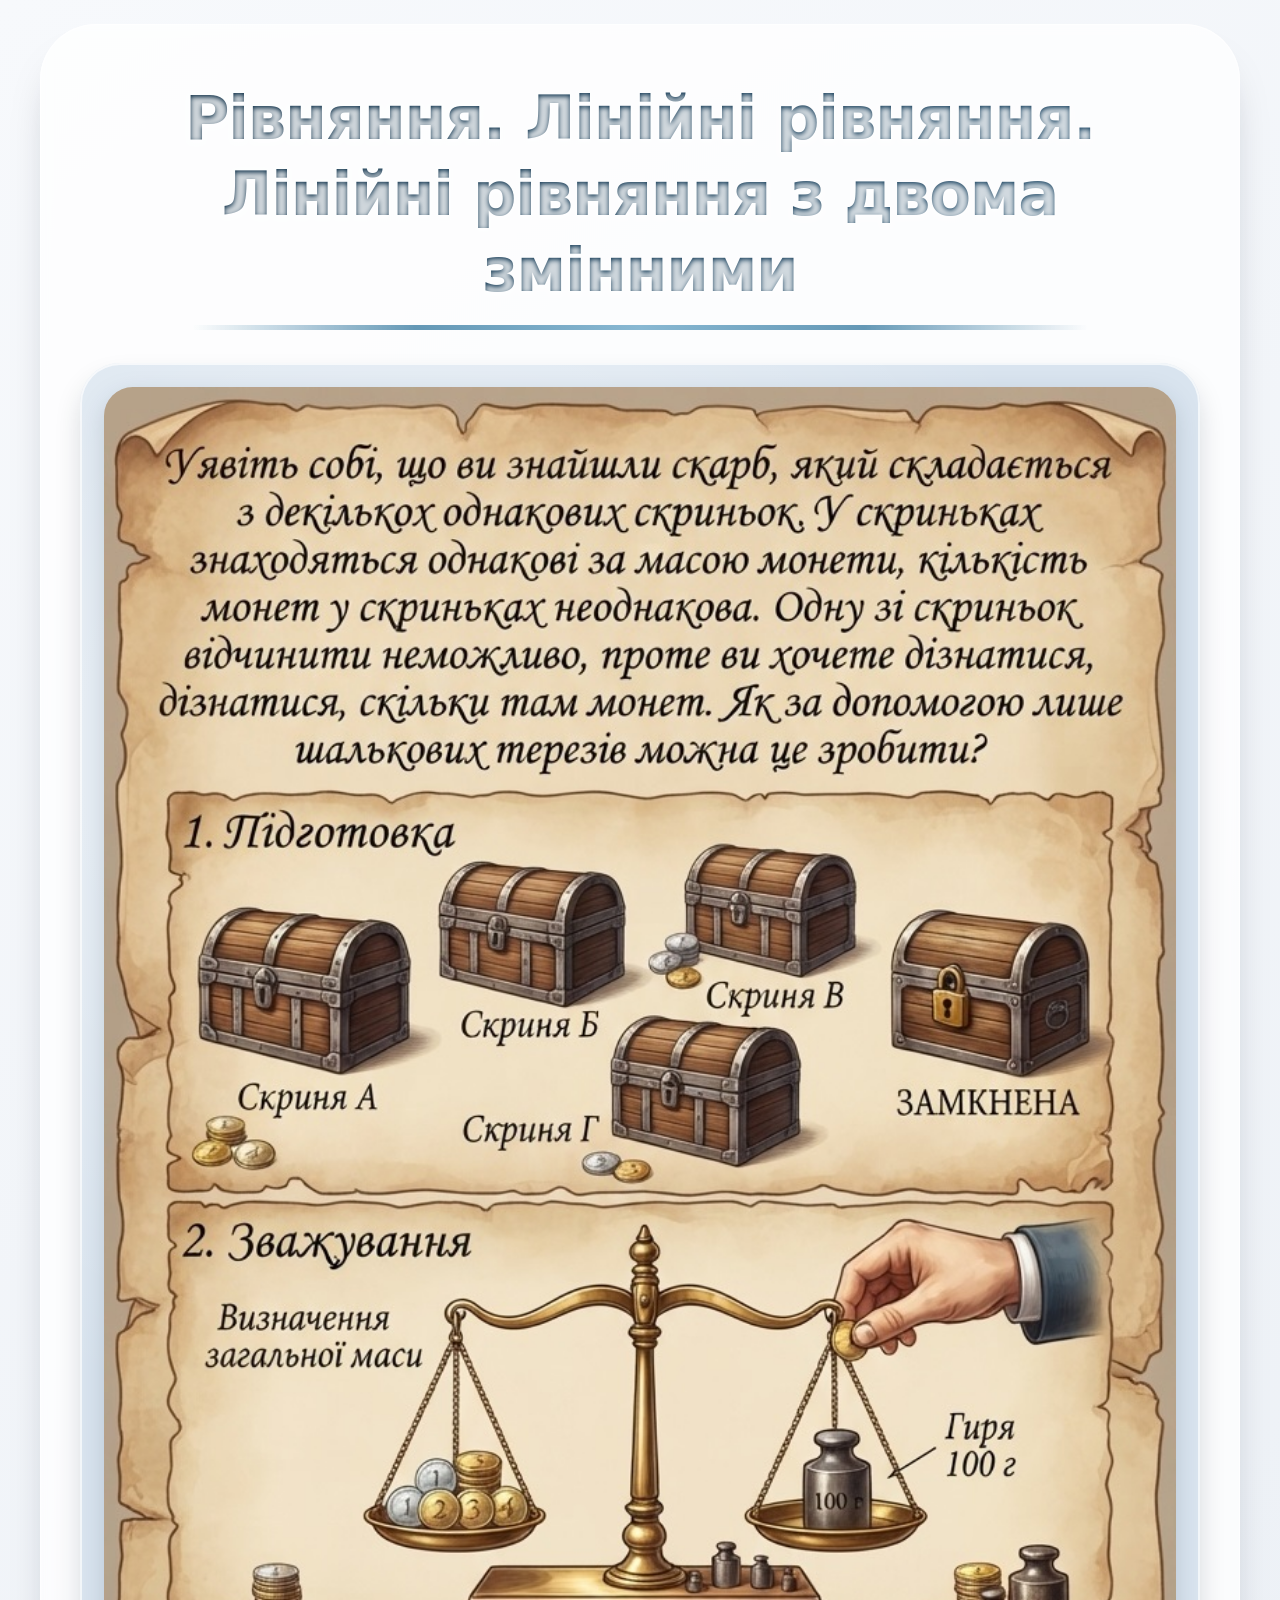
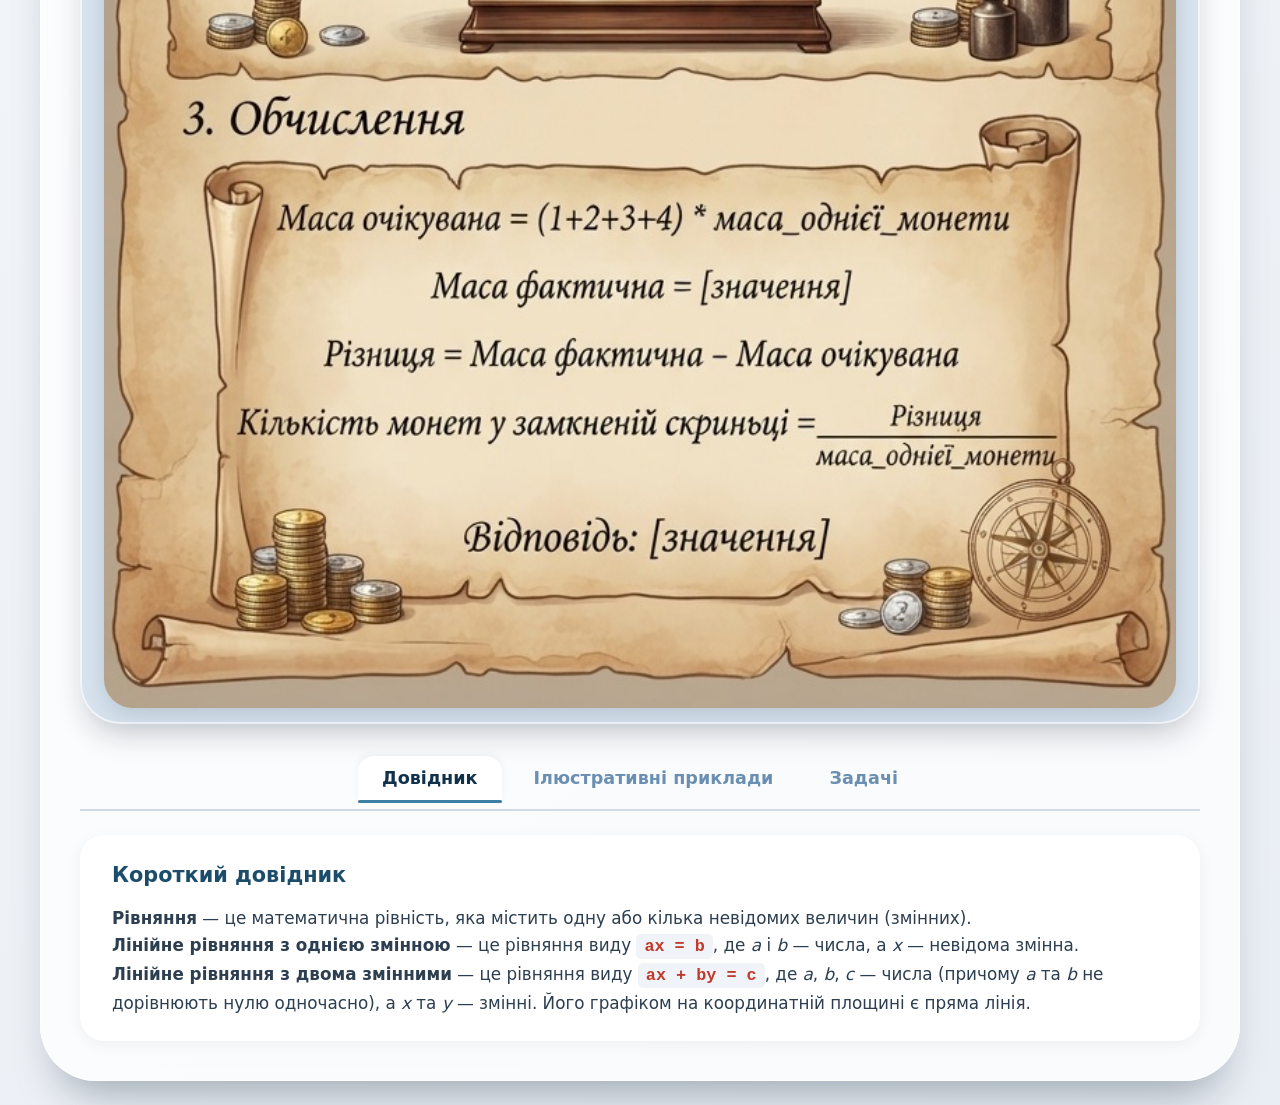
<file: linijni_rivnjanna/linijni_rivnjanna.html>
<!DOCTYPE html>
<html lang="uk">
<head>
    <meta charset="UTF-8">
    <meta name="viewport" content="width=device-width, initial-scale=1.0">
    <title>Інтерактивний урок · Рівняння</title>
    <style>
        * {
            margin: 0;
            padding: 0;
            box-sizing: border-box;
        }

        body {
            background: linear-gradient(145deg, #f7f9fc 0%, #e9eef4 100%);
            min-height: 100vh;
            display: flex;
            flex-direction: column;
            justify-content: center;
            align-items: center;
            font-family: 'Segoe UI', Roboto, system-ui, -apple-system, 'Helvetica Neue', sans-serif;
            padding: 1.5rem;
        }

        .lesson-card {
            max-width: 1200px;
            width: 100%;
            background: rgba(255, 255, 255, 0.75);
            backdrop-filter: blur(6px);
            border-radius: 3.5rem;
            box-shadow: 0 30px 45px -20px rgba(0, 20, 40, 0.35),
                        0 0 0 1px rgba(255, 255, 255, 0.6) inset;
            padding: 3rem 2.5rem 2.5rem;
            transition: transform 0.2s ease;
        }

        /* Заголовок теми */
        .topic {
            text-align: center;
            margin-bottom: 2.8rem;
            position: relative;
        }

        .topic h1 {
            font-size: clamp(1.9rem, 6vw, 3.8rem);
            font-weight: 800;
            letter-spacing: -0.02em;
            color: #11314b;
            line-height: 1.25;
            text-shadow: 0 2px 5px rgba(255, 255, 255, 0.8);
            word-break: break-word;
            display: inline-block;
            background: linear-gradient(135deg, #0b2a41, #1e4b6b);
            -webkit-background-clip: text;
            -webkit-text-fill-color: transparent;
            background-clip: text;
            padding: 0.15em 0.3em;
            border-radius: 0.2em;
            position: relative;
        }

        /* декоративна лінія під заголовком */
        .topic h1::after {
            content: '';
            position: absolute;
            left: 10%;
            bottom: -12px;
            width: 80%;
            height: 5px;
            background: linear-gradient(90deg, transparent, #3d7ea3, #6aa6c7, #3d7ea3, transparent);
            border-radius: 5px;
            opacity: 0.8;
        }

        /* Контейнер малюнка */
        .illustration {
            display: flex;
            justify-content: center;
            align-items: center;
            width: 100%;
            border-radius: 2.5rem;
            background: #d9e4ef;
            background-image: radial-gradient(circle at 30% 20%, rgba(255, 255, 255, 0.7) 0%, transparent 40%);
            box-shadow: 0 15px 30px -5px rgba(0, 20, 40, 0.2),
                        0 0 0 2px rgba(255, 255, 255, 0.7) inset;
            padding: 1.5rem 1.5rem 1rem;
            transition: all 0.15s;
            margin-bottom: 2rem; /* Відступ до вкладок */
        }

        /* сам малюнок */
        .math-picture {
            width: 100%;
            height: auto;
            display: block;
            border-radius: 1.8rem;
            filter: drop-shadow(0 8px 12px rgba(0, 30, 50, 0.15));
            transition: transform 0.3s ease, filter 0.3s ease;
            cursor: default;
        }

        /* легка інтерактивність — при наведенні збільшується */
        .illustration:hover .math-picture {
            transform: scale(1.01);
            filter: drop-shadow(0 12px 18px rgba(0, 40, 70, 0.2));
        }

        /* ================= ВКЛАДКИ ================= */
        .tabs-container {
            width: 100%;
            margin-top: 1rem;
        }

        .tabs-header {
            display: flex;
            justify-content: center;
            gap: 0.5rem;
            flex-wrap: wrap;
            margin-bottom: 1.5rem;
            border-bottom: 2px solid #d0dbe6;
            padding-bottom: 0.5rem;
        }

        .tab-btn {
            background: transparent;
            border: none;
            padding: 0.8rem 1.5rem;
            font-size: 1.1rem;
            font-weight: 600;
            color: #6b8fb3;
            cursor: pointer;
            border-radius: 1rem 1rem 0 0;
            transition: all 0.2s ease;
            position: relative;
            font-family: inherit;
        }

        .tab-btn:hover {
            color: #11314b;
            background: rgba(255, 255, 255, 0.5);
        }

        .tab-btn.active {
            color: #11314b;
            background: #ffffff;
            box-shadow: 0 -2px 10px rgba(0, 0, 0, 0.05);
        }

        .tab-btn.active::after {
            content: '';
            position: absolute;
            bottom: -2px;
            left: 0;
            width: 100%;
            height: 3px;
            background: #3d7ea3;
            border-radius: 3px;
        }

        .tab-content {
            display: none;
            background: #ffffff;
            padding: 1.5rem 2rem;
            border-radius: 1.5rem;
            box-shadow: 0 4px 15px rgba(0, 0, 0, 0.05);
            color: #2c3e50;
            line-height: 1.6;
            font-size: 1.05rem;
            animation: fadeIn 0.3s ease;
        }

        .tab-content.active {
            display: block;
        }

        @keyframes fadeIn {
            from { opacity: 0; transform: translateY(5px); }
            to { opacity: 1; transform: translateY(0); }
        }

        .tab-content h3 {
            color: #1b4d6b;
            margin-bottom: 0.8rem;
            font-size: 1.3rem;
        }
        
        .tab-content ul {
            padding-left: 1.2rem;
            margin-bottom: 0.5rem;
        }

        .tab-content li {
            margin-bottom: 0.4rem;
        }

        .formula {
            font-family: 'Courier New', monospace;
            background: #f0f4f8;
            padding: 0.2rem 0.5rem;
            border-radius: 0.3rem;
            color: #c0392b;
            font-weight: bold;
        }

        /* Адаптивність */
        @media (max-width: 600px) {
            body {
                padding: 1rem;
            }
            .lesson-card {
                padding: 2rem 1rem 1.5rem;
                border-radius: 2rem;
            }
            .topic h1 {
                font-size: 1.8rem;
            }
            .topic h1::after {
                bottom: -8px;
                height: 3px;
            }
            .illustration {
                padding: 1rem 0.8rem 0.8rem;
                border-radius: 1.8rem;
            }
            .tabs-header {
                gap: 0.2rem;
            }
            .tab-btn {
                padding: 0.6rem 0.8rem;
                font-size: 0.9rem;
            }
            .tab-content {
                padding: 1rem;
                font-size: 0.95rem;
            }
        }

        @media (max-width: 380px) {
            .topic h1 {
                font-size: 1.5rem;
            }
            .tab-btn {
                font-size: 0.8rem;
                padding: 0.5rem 0.6rem;
            }
        }
    </style>
</head>
<body>
    <div class="lesson-card">
        <!-- ТЕМА УРОКУ -->
        <div class="topic">
            <h1>Рівняння. Лінійні рівняння.<br>Лінійні рівняння з двома змінними</h1>
        </div>

        <!-- МАЛЮНОК -->
        <div class="illustration">
            <!-- ВАЖЛИВО: Замініть src на шлях до вашого файлу, наприклад "image.jpg" -->
            <img class="math-picture" 
                 src="lesson-image.jpg" 
                 alt="Ілюстрація до уроку: скрині, терези та обчислення">
        </div>

        <!-- БЛОК ВКЛАДОК -->
        <div class="tabs-container">
            <div class="tabs-header">
                <button class="tab-btn active" onclick="openTab(event, 'tab1')">Довідник</button>
                <button class="tab-btn" onclick="openTab(event, 'tab2')">Ілюстративні приклади</button>
                <button class="tab-btn" onclick="openTab(event, 'tab3')">Задачі</button>
            </div>

            <!-- Вкладка 1: Довідник -->
            <div id="tab1" class="tab-content active">
                <h3>Короткий довідник</h3>
                <p><strong>Рівняння</strong> — це математична рівність, яка містить одну або кілька невідомих величин (змінних).</p>
                <p><strong>Лінійне рівняння з однією змінною</strong> — це рівняння виду <span class="formula">ax = b</span>, де <em>a</em> і <em>b</em> — числа, а <em>x</em> — невідома змінна.</p>
                <p><strong>Лінійне рівняння з двома змінними</strong> — це рівняння виду <span class="formula">ax + by = c</span>, де <em>a</em>, <em>b</em>, <em>c</em> — числа (причому <em>a</em> та <em>b</em> не дорівнюють нулю одночасно), а <em>x</em> та <em>y</em> — змінні. Його графіком на координатній площині є пряма лінія.</p>
            </div>

            <!-- Вкладка 2: Ілюстративні приклади -->
            <div id="tab2" class="tab-content">
                <h3>Приклади розв'язування</h3>
                <ul>
                    <li>
                        <strong>Лінійне рівняння з однією змінною:</strong><br>
                        <span class="formula">3x - 7 = 14</span> <br>
                        <span class="formula">3x = 14 + 7</span> <br>
                        <span class="formula">3x = 21</span> <br>
                        <span class="formula">x = 7</span>
                    </li>
                    <li style="margin-top: 1rem;">
                        <strong>Лінійне рівняння з двома змінними:</strong><br>
                        <span class="formula">2x + 3y = 12</span> <br>
                        Знайдемо кілька розв'язків (пар чисел <em>(x; y)</em>):<br>
                        Якщо <span class="formula">x = 0</span>, то <span class="formula">3y = 12</span>, отже <span class="formula">y = 4</span>. (Пара: <em>0; 4</em>)<br>
                        Якщо <span class="formula">x = 3</span>, то <span class="formula">6 + 3y = 12</span>, отже <span class="formula">3y = 6</span>, <span class="formula">y = 2</span>. (Пара: <em>3; 2</em>)
                    </li>
                </ul>
            </div>

            <!-- Вкладка 3: Задачі -->
            <div id="tab3" class="tab-content">
                <h3>Задачі для самоперевірки</h3>
                <p>Спробуйте розв'язати ці завдання самостійно:</p>
                <ol style="padding-left: 1.2rem; margin-top: 0.5rem;">
                    <li style="margin-bottom: 0.8rem;">Розв'яжіть рівняння: <span class="formula">5x - 8 = 2x + 7</span>.</li>
                    <li style="margin-bottom: 0.8rem;">Чи є пара чисел <span class="formula">(2; 3)</span> розв'язком рівняння <span class="formula">4x - y = 5</span>?</li>
                    <li>Побудуйте графік лінійного рівняння <span class="formula">x + y = 5</span>, знайшовши дві будь-які точки, що задовольняють це рівняння.</li>
                </ol>
            </div>
        </div>
    </div>

    <!-- Скрипт для перемикання вкладок -->
    <script>
        function openTab(evt, tabName) {
            // Отримуємо всі елементи з класом tab-content та ховаємо їх
            var i, tabcontent, tablinks;
            tabcontent = document.getElementsByClassName("tab-content");
            for (i = 0; i < tabcontent.length; i++) {
                tabcontent[i].style.display = "none";
                tabcontent[i].classList.remove("active");
            }

            // Отримуємо всі кнопки вкладок та видаляємо клас "active"
            tablinks = document.getElementsByClassName("tab-btn");
            for (i = 0; i < tablinks.length; i++) {
                tablinks[i].className = tablinks[i].className.replace(" active", "");
            }

            // Показуємо поточну вкладку та додаємо клас "active" до натиснутої кнопки
            document.getElementById(tabName).style.display = "block";
            document.getElementById(tabName).classList.add("active");
            evt.currentTarget.className += " active";
        }
    </script>
</body>
</html>
</file>
